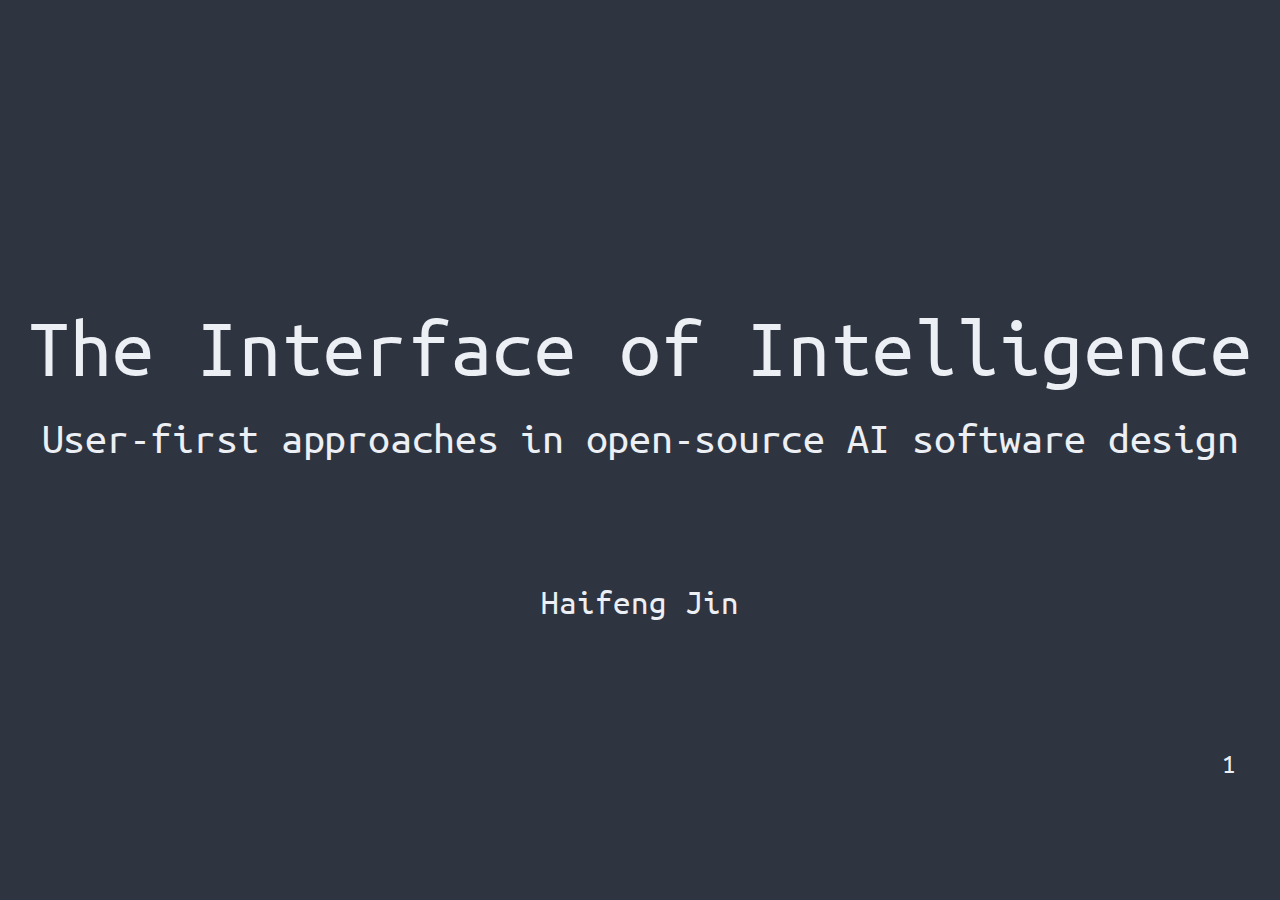
<file: the-interface-of-intelligence.html>
<!doctype html>
<html lang="en">

<head>
	<meta charset="utf-8">
	<meta name="viewport" content="width=device-width, initial-scale=1.0, maximum-scale=1.0, user-scalable=no">

	<title>The Interface of Intelligence</title>
	<link rel="icon" href="./img/favicon.svg">

	<link rel="stylesheet" href="./css/reset.min.css">
	<link rel="stylesheet" href="./css/reveal.min.css">
	<link rel="stylesheet" href="./css/bootstrap-icons.css">
	<link rel="stylesheet" href="./css/style.css">

	<!-- Theme used for syntax highlighted code -->
	<link rel="stylesheet" href="./css/nord.min.css">
</head>

<body>
	<div class="reveal">
		<div class="slides">
			<section>
				<br>
				<h1 class="r-fit-text">The Interface of Intelligence</h1>
				<h3 class="r-fit-text">User-first approaches in open-source AI software design</h3>
				<br>
				<br>
				<br>
				<br>
				<h3>Haifeng Jin</h3>
				<aside class="notes">
					The title of this presentation is "The Interface of
					Intelligence: User-first approaches in open-source AI
					software design". This presentation has everything you need
					to know if you want to start your own open-source AI-related
					project.
				</aside>
			</section>
			<section>
				<h1>What is open source?</h1>
				<aside class="notes">
					Before we dive into the main content of the presentation.
					Let us have a quick review of "What is open source".
				</aside>
			</section>
			<section>
				<h1 class="r-fit-text">Access</h1>
				<aside class="notes">
					And the first keyword defines open source is who can access
					the code. If the author put the source code of the project
					on the internet for everyone to read, it is usually
					considered open source. The usages are often protected by
					their open-source licenses. For example, some of the
					licenses may prevent you from using their code to make
					money.
				</aside>
			</section>
			<section>
				<h1>Umidigi F2 kernel source code</h1>
				<aside class="notes">
					However, there are always corner cases. The Umidigi F2 is a
					fork of the Linux kernel. And the Linux kernel is protected
					by the GPLv2 open-source license that requires all the code
					using it to be open-source. So, they have to open source
					their code according to the license. One day a user send an
					email to request their code since they could not find it on
					the Internet. Guess what reply the user got?
				</aside>
			</section>
			<section>
				<h1>"You can request the shareable source code at our office." </h1>
				<h2>Ben, UMIDIGI</h2>
				<aside class="notes">
					This is the reply they got. "You can request the shareable
					source code at our office." Replied by their employee. It means
					the user may need to apply a visa and book an air ticket and
					hotel to get the source code.

					And with all these intentionally created difficulties, the
					code is still considered open source. Pretty interesting.
				</aside>
			</section>
			<section>
				<h1>What is the website for open source?</h1>
				<aside class="notes">
					To open source the code, we usually just put it onto the
					internet. But where to put it? What is the website for open
					source? Which one is the most popular one?
				</aside>
			</section>
			<section>
				<div class="centered">
					<div style="width:30%;">
						<img src="./img/sourceforge.svg">
						<h2>SourceForge</h2>
					</div>
				</div>
				<aside class="notes">
					A really popular website a long time ago was the SourceForge.
					Let's have a quick show hands of who has heard about this
					website before. This was the number one open-source website
					recommended by a professor during my undergrad study. It is
					mainly a website for users to publish the source code of
					their software. But we all know the story afterwards.
				</aside>
			</section>
			<section>
				<div class="centered">
					<div style="width:30%;">
						<img src="./img/github.svg">
						<h2 style="padding: 50px;">GitHub</h2>
					</div>
				</div>
				<aside class="notes">
					That GitHub took over a few years later. The reason why
					GitHub could win was because it had something more than just
					accessing the code, which brings us to the second keyword of
					open-source, which is
				</aside>
			</section>
			<section data-auto-animate>
				<h1>
					<p class="r-fit-text">Collaboration</p>
				</h1>
				<aside class="notes">
					Collaboration. GitHub has a far better user experience for
					collaboration between the open-source developers. On GitHub,
					you can easily collaborate with other developers who share
					the same interest. Everyone can contribute to every project.
					It is where the code are combined together with the
					community developing it. All in one place.
				</aside>
			</section>
			<section data-auto-animate>
				<h1>
					<p>Open Source:</p>
					<div class="centered">
						<div style="width: 20%">
							<p>Access</p>
						</div>
						<div style="width: 10%">
							<p>+</p>
						</div>
						<div style="width: 40%">
							<p class="nowrap">Collaboration</p>
						</div>
					</div>
				</h1>
				<aside class="notes">
					So open source is about access to the source code and
					collaboration between the developers.
				</aside>
			</section>
			<section data-auto-animate>
				<h1>
					<div class="centered">
						<div style="width: 20%">
							<p>Open</p>
							<p>Access</p>
						</div>
						<div style="width: 10%">
							<p>+</p>
						</div>
						<div style="width: 40%">
							<p>Open</p>
							<p>Collaboration</p>
						</div>

					</div>
				</h1>
				<aside class="notes">
					More precisely, it is about open access and open collaboration.
					Everyone can access the code, and every can contribute code.
				</aside>
			</section>
			<section>
				<div class="centered">
					<div style="width: 70%; transform: translate(0, -5%);">
						<img src="./img/cathedral.png">
					</div>
				</div>
				<aside class="notes">
					There is this really popular book considered the ultimate
					guide for open-source projects. It is called "The Cathedral
					and The Bazzar". It tries to contrast between proprietary
					software with open source software.
				</aside>
			</section>
			<section>
				<div class="centered">
					<div style="width: 30%; text-align: right;">
						<h1>Cathedral</h1>
					</div>
					<div class="centered" style="width: 10%; margin: 5%">
						<div class="fragment custom blur-out"
							style="background-color: var(--r-main-color); height: 400px; width: 5%;"></div>
					</div>
					<div style="width: 30%; text-align: left;">
						<h1>Bazzar</h1>
					</div>
				</div>
				<aside class="notes">
					It pictured the proprietary software developed by big
					companies as cathedrals, which requires top-down management
					and investment of huge amount of resources.

					On the other hand, open source software are descriped as
					bazzars, which are formed organically based on people's
					needs.

					It was so true if you apply this framework to the Unix vs
					Linux case. However, if we look back at it from today. The
					boundary between the cathedrals and the bazzars is blured.
					If all the popular open-source software is developed by
					gropus formed organically from the community, why did we
					see ...
				</aside>
			</section>
			<section data-auto-animate>
				<div class="centered">
					<div style="width:25%;">
						<img src="./img/android2.svg">
					</div>
				</div>
				<aside class="notes">
					Android developed by Google.
				</aside>
			</section>
			<section data-auto-animate>
				<div class="centered">
					<div style="width:25%;">
						<img style="width:70%;" src="./img/android2.svg">
					</div>
					<div style="width:25%;">
						<img style="width:70%;" src="./img/pytorch.svg">
					</div>
				</div>
				<aside class="notes">
					PyTorch developed by Meta.
				</aside>
			</section>
			<section data-auto-animate>
				<div class="centered">
					<div style="width:25%;">
						<img style="width:60%;" src="./img/android2.svg">
					</div>
					<div style="width:25%;">
						<img style="width:60%;" src="./img/pytorch.svg">
					</div>
					<div style="width:25%;">
						<img style="width:60%;" src="./img/keras.svg">
					</div>
				</div>
				<aside class="notes">
					Keras.
				</aside>
			</section>
			<section data-auto-animate>
				<div class="centered">
					<div style="width:25%;">
						<img style="width:50%;" src="./img/android2.svg">
					</div>
					<div style="width:25%;">
						<img style="width:50%;" src="./img/pytorch.svg">
					</div>
					<div style="width:25%;">
						<img style="width:50%;" src="./img/keras.svg">
					</div>
					<div style="width:25%;">
						<img style="width:50%;" src="./img/tensorflow.svg">
					</div>
				</div>
				<aside class="notes">
					and TensorFlow. These are all open-source software developed
					by big companies. They are build the same way as we build
					cathedrals but they are open-source at the same time.

					It brings us to the second question about open source.
				</aside>
			</section>
			<section>
				<h1>Why do we open source?</h1>
				<aside class="notes">
					Why do we open source?
				</aside>
			</section>
			<section data-auto-animate>
				<div class="centered">
					<div style="width:40%;">
						<img width="100%" src="./img/android2.svg">
					</div>
				</div>
				<aside class="notes">
					Let's use Android again as an example to illustrate this.
				</aside>
			</section>
			<section data-auto-animate>
				<div class="centered">
					<div style="width:40%">
						<img width="70%" src="./img/android2.svg">
					</div>
					<div style="width:40%">
						<img width="70%" src="./img/google-play.svg">
					</div>
				</div>
				<aside class="notes">
					When we use Android, we usually use it combined with the
					Google Play Store, and many other services provided by
					Google.

					Android is open source. So the smartphone companies want to
					use it. It attracted a large number of cell phone users to
					this open-source operating system. Many of them would use
					the operating system combined with the Google services like
					the Play Store. And for every dollar they spent in the Play
					Store, Google gets a share of it.

					This is a very typical scenario of how they make money with
					open-source software.
				</aside>
			</section>
			<section data-auto-animate id="android">
				<div class="centered">
					<div style="width:40%">
						<div class="fragment custom move-out-to-left" data-fragment-index="1">
							<img width="50%" src="./img/android2.svg">
						</div>
						<br>
						<h2>Free code</h2>
					</div>
					<div style="width:40%">
						<div class="fragment custom move-out-to-left" data-fragment-index="1">
							<img width="50%" src="./img/google-play.svg">
						</div>
						<br>
						<h2>Paid service</h2>
					</div>
				</div>
				<aside class="notes">
					I call this the "free code and paid service" model. The code
					is free out there to attract more users, who can be
					potentially funneled into users to their paid services.

					This model almost applies to all the open source software
					developed by big tech companies.
				</aside>
			</section>
			<section data-auto-animate id="chrome">
				<div class="centered">
					<div style="width:40%">
						<div class="fragment custom move-in-from-right" data-fragment-index="1">
							<div class="fragment custom move-out-to-left" data-fragment-index="2">
								<img width="50%" src="./img/chrome.svg">
							</div>
						</div>
						<br>
						<h2>Free code</h2>
					</div>
					<div style="width:40%">
						<div class="fragment custom move-in-from-right" data-fragment-index="1">
							<div class="fragment custom move-out-to-left" data-fragment-index="2">
								<img width="50%" src="./img/google.svg">
							</div>
						</div>
						<br>
						<h2>Paid service</h2>
					</div>
				</div>
				<aside class="notes">
					For example, Chrome is open-source to attract more users to
					the Google search engine.
				</aside>
			</section>
			<section data-auto-animate id="tensorflow">
				<div class="centered">
					<div style="width:40%">
						<div class="fragment custom move-in-from-right" data-fragment-index="1">
							<img width="50%" src="./img/tensorflow.svg">
						</div>
						<br>
						<h2>Free code</h2>
					</div>
					<div style="width:40%">
						<div class="fragment custom move-in-from-right" data-fragment-index="1">
							<img width="50%" src="./img/google-cloud.svg">
						</div>
						<br>
						<h2>Paid service</h2>
					</div>
				</div>
				<aside class="notes">
					TensorFlow can potentially attract more users to the Google
					Cloud Platform, especially using their TPUs on the cloud.

					But this case is a little different. I don't think Google
					had a clear business model when they first open source
					TensorFlow. Otherwise, both TensorFlow and the Google Cloud
					would be much more successful than it is today.

					But if that is the case,
				</aside>
			</section>
			<section>
				<h1>Why open source TensorFlow?</h1>
				<aside class="notes">
					why was TensorFlow open sourced in the first place?
					I do not have the exact information but I believe it was a
					mix of factors.
				</aside>
			</section>
			<section data-auto-animate>
				<h1>
					<ul>
						<li>Professional branding</li>
					</ul>
				</h1>
				<aside class="notes">
					First, it is about professional branding. Let everyone
					working in machine learning use technologies from Google.
					It will project Google as a leader of the machine learning
					revolution. It helps Google recruit the best talents on the
					job market.
				</aside>
			</section>
			<section data-auto-animate>
				<h1>
					<ul>
						<li>Professional branding</li>
						<li>Keep engineers happy</li>
					</ul>
				</h1>
				<aside class="notes">
					Secondly, open source keeps the engineers happy. It gains
					exposure to the work of the engineers. Everyone on the
					internet can read their code and use their software. It
					helps them gain impact. It lowers the attrition rate and
					also helps recruiting as well.
				</aside>
			</section>
			<section data-auto-animate>
				<h1>
					<ul>
						<li>Professional branding</li>
						<li>Keep engineers happy</li>
						<li>Full control over its infra</li>
					</ul>
				</h1>
				<aside class="notes">
					The third one, which I believe is the most important one, is
					about having full control over its machine learning
					infrastructure. If TensorFlow is not open-source, there will
					be some other framework out there gaining popularity in the
					community. People at Google may want to use that instead of
					TensorFlow. If too many people use something not developed
					by Google at Google, then Google lose full control over its
					infra.

					We will talk more about this in a bit.
				</aside>
			</section>
			<section data-auto-animate>
				<h1>
					<ul>
						<li>Making money</li>
						<li>Professional branding</li>
						<li>Keep engineers happy</li>
						<li>Full control over its infra</li>
					</ul>
				</h1>
				<aside class="notes">
					And plus making money. These are the four most important
					reasons of why people want to do open source.

					With all these goals in mind, how did Google do?
				</aside>
			</section>
			<section data-auto-animate data-auto-animate-restart>
				<h1>TensorFlow dominated the market</h1>
				<aside class="notes">
					TensorFlow dominated the market
				</aside>
			</section>
			<section data-auto-animate>
				<h1>TensorFlow dominated the market</h1>
				<h1>Theano, Caffe2, MXNet went obsolete</h1>
				<aside class="notes">
					And all other frameworks at the time, including Theano,
					Caffe2, MXNet, went obsolete. As we all thought TensorFlow
					is the ultimate solution for deep learning.
				</aside>
			</section>
			<section>
				<h1>PyTorch took away half of the users</h1>
				<aside class="notes">
					PyTorch took away half of the users. Now, we see that there
					might not be a framework that works forever. The deep learning
					frameworks are all transitory.
				</aside>
			</section>
			<section>
				<div class="r-fit-text">
					<h1>Full of</h1>
					<h1>opportunities</h1>
				</div>
				<aside class="notes">
					The landscape of open-source AI changes drastically every
					few years. There are still full of opportunities.
				</aside>
			</section>
			<section>
				<h1>How to excell in open source?</h1>
				<aside class="notes">
					One question we want to ask here is "How to excell in
					open-source AI"? What are the factors deciding the dynamics
					of the landscape.
				</aside>
			</section>
			<section>
				<h1 class="r-fit-text">UX</h1>
				<aside class="notes">
					The short answer is "user experience is the key".
				</aside>
			</section>
			<section data-auto-animate>
				<div class="centered">
					<div style="width: 50%; text-align: right;">
						<h1>TensorFlow</h1>
					</div>
					<div class="centered" style="width: 10%;">
						<div data-id="separator"
							style="background-color: var(--r-main-color); height: 150px; width: 5%;"></div>
					</div>
					<div style="width: 50%; text-align: left;">
						<h1>PyTorch</h1>
					</div>
				</div>
				<aside class="notes">
					Let's again compare TensorFlow and PyTorch as an example.
					See if we can gain some insights from why PyTorch can win
					large number of users in an established market by
					TensorFlow.
				</aside>
			</section>
			<section data-auto-animate>
				<div class="centered">
					<div style="width: 50%; text-align: right;">
						<h1>TensorFlow</h1>
						<h1>Google</h1>
					</div>
					<div class="centered" style="width: 10%;">
						<div data-id="separator"
							style="background-color: var(--r-main-color); height: 300px; width: 5%;"></div>
					</div>
					<div style="width: 50%; text-align: left;">
						<h1>PyTorch</h1>
						<h1>Meta</h1>
					</div>
				</div>
				<aside class="notes">
					TensorFlow is developed by Google. While PyTorch is
					developed by Meta.
				</aside>
			</section>
			<section data-auto-animate>
				<div class="centered">
					<div style="width: 50%; text-align: right;">
						<h1>TensorFlow</h1>
						<h1>Google</h1>
						<h1>Engineering</h1>
					</div>
					<div class="centered" style="width: 10%;">
						<div data-id="separator"
							style="background-color: var(--r-main-color); height: 450px; width: 5%;"></div>
					</div>
					<div style="width: 50%; text-align: left;">
						<h1>PyTorch</h1>
						<h1>Meta</h1>
						<h1>Product</h1>
					</div>
				</div>
				<aside class="notes">
					Google is good at engineering. Meta is good at product.
				</aside>
			</section>
			<section data-auto-animate>
				<div class="centered">
					<div style="width: 50%; text-align: right;">
						<h1>TensorFlow</h1>
						<h1>Google</h1>
						<h1>Engineering</h1>
						<h1>Fastest to run</h1>
					</div>
					<div class="centered" style="width: 10%;">
						<div data-id="separator"
							style="background-color: var(--r-main-color); height: 600px; width: 5%;"></div>
					</div>
					<div style="width: 50%; text-align: left;">
						<h1>PyTorch</h1>
						<h1>Meta</h1>
						<h1>Product</h1>
						<h1>Easiest to use</h1>
					</div>
				</div>
				<aside class="notes">
					TensorFlow is the fastest to run. PyTorch is the easiest to
					use for research scientists and all other model builders.
				</aside>
			</section>
			<section data-auto-animate>
				<div class="centered">
					<h1>Easiest to use</h1>
				</div>
				<aside class="notes">
					This ease-of-usage is the key here.
				</aside>
			</section>
			<section data-auto-animate>
				<div class="centered">
					<h1>Easiest to use</h1>
				</div>
				<div class="centered">
					<h1>Wins the community</h1>
				</div>
				<aside class="notes">
					The ease-of-usage is really important for the model builders
					in deep learning. They are usually research scientists who
					build the state-of-the-art models. All they care is how easy
					it is to build a model with the framework.

					So because PyTorch is the easiest framework to use, it wins
					in the community of deep learning research scientists. So
					all the state-of-the-art models are build with PyTorch.
				</aside>
			</section>
			<section data-auto-animate>
				<div class="centered">
					<h1>Easiest to use</h1>
				</div>
				<div class="centered">
					<h1>Wins the community</h1>
				</div>
				<div class="centered">
					<h1>Propagate to the engineers</h1>
				</div>
				<aside class="notes">
					The engineers needs to put these state-of-the-art models to
					production. They do not want to re-implement the model in
					another framework. So they just make the deployment path for
					PyTorch models smoother. So now the engineers also prefer
					PyTorch.

					Although, PyTorch still has various problems, like it is
					generally slower than other frameworks, and hard to scale to
					large models. but people find ways to do it. A good example
					is OpenAI, they use PyTorch but they wrote their own engine
					to run PyTorch models.
				</aside>
			</section>
			<section data-auto-animate>
				<div class="centered">
					<h1>Easiest to use</h1>
				</div>
				<div class="centered">
					<h1>Wins the community</h1>
				</div>
				<div class="centered">
					<h1>Propagate to the engineers</h1>
				</div>
				<div class="centered">
					<h1>Establish ecosystem</h1>
				</div>
				<aside class="notes">
					With models the state-of-the-art models written in PyTorch
					and all the software build around it, like the ones for
					PyTorch model deployment, they established this ecosystem
					from the community. This really increases user retention.

					This is another important property of open source. You can
					establish an ecosystem that do not easily migrate away. And
					this is what all these deep learning frameworks trying to
					achieve.
				</aside>
			</section>
			<section data-auto-animate data-auto-animate-restart>
				<h1 class="r-fit-text">TensorFlow's blunders</h1>
				<aside class="notes">
					Let's also look at the other side. What did TensorFlow do
					wrong to give the chance to PyTorch to take away half of its
					users? The general user experience for TensorFlow 2 is OK.
					But there are a few basic things that TensorFlow did wrong
					that we want to learn from.
				</aside>
			</section>
			<section data-auto-animate>
				<h1 class="nowrap">TensorFlow's blunders</h1>
				<h2>
					<ul>
						<li>
							Installation
						</li>
					</ul>
				</h2>
				<aside class="notes">
					The first one is the installation guide. This is the very
					first step of a new user do when they want to use your open
					source software. It is really important but often
					overlooked.

					The installation guide for GPU on the official TensorFlow
					website had been broken for years. Then, they hired me.
					I discovered the problem. I coordinated multiple teams
					to get it resolved. So this fix happend totally by chance.
					There is no systematic way to get these issues resolved. but
					at least they hired the right people. Now, you can easily
					install it with a one-liner.
				</aside>
			</section>
			<section data-auto-animate>
				<h1>TensorFlow's blunders</h1>
				<h2>
					<ul>
						<li>Installation</li>
						<li>Backword compatibility</li>
					</ul>
				</h2>
				<aside class="notes">
					The second one is the backward compatibility. TensorFlow 2
					is not compatible with TensorFlow 1. The APIs changed
					completely. The users needed to spend a lot of time and
					money to upgrade it. It causes a lot of discontent among the
					users. They would move to any framework other than
					TensorFlow.

					So installation and backward compatibility, these are
					important things you need to get right to have a good user
					experience before you do any fancy stuff.
				</aside>
			</section>
			<section>
				<h1>Invest heavily in UX</h1>
				<aside class="notes">
					To polish the UX, the frameworks has done a lot. All the
					deep learning framekwors are mainly implemented in C++, but
					had to wrap everything in Python just for easier usages.

					So you can think the Python code is just for polishing the
					UX. Let's take a look at the percentages of Python code in
					their repos. They are really trying to make the UX better.
				</aside>
			</section>
			<section id="python-percentage">
				<div class="centered" style="height: 300px">
					<div style="position:absolute;">
						<div class="fragment custom move-out-to-left" data-fragment-index="1">
							<h1>TensorFlow</h1>
						</div>
					</div>
					<div style="position:absolute;">
						<div class="fragment custom move-in-from-right" data-fragment-index="1">
							<div class="fragment custom move-out-to-left" data-fragment-index="2">
								<h1>PyTorch</h1>
							</div>
						</div>
					</div>
					<div style="position:absolute;">
						<div class="fragment move-in-from-right" data-fragment-index="2">
							<h1>JAX</h1>
						</div>
					</div>
				</div>
				<div class="centered">
					<div class="progress-container">
						<div class="progress-bar" id="progress-bar" style="width: 27%;">
							<div class="counter" id="counter" style="--percent: 26.91; font-size: 50px;"></div>
						</div>
					</div>
				</div>
				<aside class="notes">
				</aside>
			</section>
			<section>
				<h1>Polishing your UX is of high ROI</h1>
				<aside class="notes">
					They invested heavily in UX because it is of high ROI.
					Designing a good set of APIs is much easier. As long as you
					follow a set of simple design principles, it is totally
					achievable. How much engineering efforts do you need to get
					a deep learning framework to run faster or more robust?
				</aside>
			</section>
			<section>
				<h1>How to make software with good UX?</h1>
			</section>
			<section data-auto-animate>
				<h1 class="r-fit-text">Keras 3</h1>
				<aside class="notes">
					Before we dive in a few quick updates from the Keras team.
					Keras 3 has just been released with game-changing new features.

					Keras has been around for a comparatively long time as a
					developer interface sits on top of the deep learning
					frameworks.

					It supported Theano, MXNet, and TensorFlow.

				</aside>
			</section>
			<section data-auto-animate>
				<h1 class="nowrap">Keras 3</h1>
				<h2>
					<ul>
						<li>Support TensorFlow, JAX, PyTorch</li>
					</ul>
				</h2>
				<aside class="notes">
					Now, with Keras3, we officially support 3 backends:
					TensorFlow, JAX and PyTorch.

					Now, with one set of code, you get the benefits from all
					frameworks. The eager developing and debugging experience of
					PyTorch. Tap into the comprehensive tooling of the
					TensorFlow ecosystem. Faster training with JAX on TPU.

					Because of these benefits, it got adopted by MidJourney
					right away. They want the deployment path with PyTorch and
					want faster training with JAX.
				</aside>
			</section>
			<section data-auto-animate>
				<h1>Keras 3</h1>
				<h2>
					<ul>
						<li>Support TensorFlow, JAX, PyTorch</li>
						<li>Backward-compatible & future-proof</li>
					</ul>
				</h2>
				<aside class="notes">
					It is backward-compatible and future-proof. The Keras API
					has not been changed much ever since its very first release.
					You can easily migrate your code to Keras 3 with no changes
					unless you did something really special.

					Keras will continue to support any new backends in the
					future. If one day PyTorch is gone, and a new framework
					comes along, you still don't need to change your code.
				</aside>
			</section>
			<section data-auto-animate>
				<h1>Keras 3</h1>
				<h2>
					<ul>
						<li>Support TensorFlow, JAX, PyTorch</li>
						<li>Backward-compatible & future-proof</li>
						<li>Customizable with the NumPy API</li>
					</ul>
				</h2>
				<aside class="notes">
					NumPy API is the best API for tensor operations. You can
					easily find documentation, stack overflow answers, or ask
					ChatGPT to write the code. We implemented the NumPy API in
					Keras for you to customize your model. It works on all
					backends.
				</aside>
			</section>
			<section data-auto-animate>
				<h1>Keras 3</h1>
				<h2>
					<ul>
						<li>Support TensorFlow, JAX, PyTorch</li>
						<li>Backward-compatible & future-proof</li>
						<li>Customizable with the NumPy API</li>
						<li>Scalable with the distribution API</li>
					</ul>
				</h2>
				<aside class="notes">
					Finally, we have a set of backend-agnostic distributed APIs
					for you to easily shard your models and data, which is
					extremely useful for large models. More importantly, the
					distribution logic is totally separate from the model. You
					do not need to change anything of the model if you want to
					shard it differently.
				</aside>
			</section>
			<section data-auto-animate data-auto-animate-restart>
				<h1 class="r-fit-text">The 3 principles</h1>
				<aside class="notes">
					Now, I will present three simple yet powerful principles to make
					UX better. These are the most valuable knowledge I learned
					through the past few years working on Keras.
				</aside>
			</section>
			<section data-auto-animate>
				<h1 class="nowrap">The 3 principles</h1>
				<h2>from Keras</h2>
				<aside class="notes">
					Keras is a high-level API, and it is the best of its kind if
					considered independent of the underlying frameworks. And the
					high-level API is just about user experience. Here are the 3
					simple principles that we followed to ensure this user
					experience.
				</aside>
			</section>
			<section>
				<h2 class="nowrap">Principle 1</h2>
				<h1>Design end-to-end workflows</h1>
				<aside class="notes">
					Principle number one, design end-to-end workflows. So what
					does it mean?
				</aside>
			</section>
			<section>
				<pre data-id="code-animation"><code data-trim data-line-numbers class="language-python">
				class Model:
					def __call__(self, input):
						"""The forward call of the model.

						Args:
							input: A tensor. The input to the model.
						"""
						pass
				</code></pre>
				<aside class="notes">
					When we think of designing the APIs of a piece of software,
					you may look like this. Define the class and add the
					documentations. Now, we know all the class names, method
					names, and the arguments. However, this would not help us
					understand much about the user experience.
				</aside>
			</section>
			<section>
				<pre data-id="code-animation"><code data-trim data-line-numbers class="language-python">
				input = keras.Input(shape=(10,))
				x = layers.Dense(32, activation='relu')(input)
				output = layers.Dense(10, activation='softmax')(x)
				model = keras.models.Model(inputs=input, outputs=output)
				model.compile(
					optimizer='adam', loss='categorical_crossentropy'
				)
				</code></pre>
				<aside class="notes">
					What we should do is something like this. We want to write
					out the entire user workflow of using the software. Idealy,
					it should be a tutorial of how to use the software. It
					provides much more information about the user experience.
					It may help us spot much more UX problems during the design
					phase comparing with just write out the class and methdos.
				</aside>
			</section>
			<section>
				<pre data-id="code-animation"><code data-trim data-line-numbers class="language-python">
				class RandomSearch:
					def __init__(self, ..., metrics, objective="val_loss", ...):
						"""The initializer.

						Args:
							metrics: A list of Keras metrics.
							objective: String or a custom metric function. The
								name of the metirc we want to minimize.
						"""
						pass
				</code></pre>
				<aside class="notes">
					Let's look at another example. This is from KerasTuner.
					We use this RandomSearch class to select the best model.
					We have the metrics, and objective in the arguments.
					by default objective equals validation loss. So, it helps us
					find the model with the smallest validation loss. Again, it
					doesn't provide much info about the user experience. So,
					everything looks OK for now.
				</aside>
			</section>
			<section data-auto-animate data-line-numbers>
				<pre data-id="code-animation"><code data-trim data-line-numbers class="language-python">
				tuner = RandomSearch(
					...,
					metrics=[custom_metric],
					objective="val_???",
				)
				</code></pre>
				<aside class="notes">
					However, if we write an end-to-end workflow like this. It
					exposes much more problems. The user is trying to define a
					custom metric. The objective is not so straight-forward to
					use any more. What should we pass to the objective argument
					now? We easily spotted a user experience problem by writing
					this workflow.
				</aside>
			</section>
			<section data-auto-animate data-line-numbers>
				<pre data-id="code-animation"><code data-trim data-line-numbers class="language-python">
				tuner = RandomSearch(
					...,
					metrics=[custom_metric],
					objective="val_custom_metric",
				)
				</code></pre>
				<aside class="notes">
					Actually, it should be just "val_custom_metric". But,
					obviously, it is not intuitive enough. We want to make it
					better instead of forcing the user to learn this.
				</aside>
			</section>
			<section data-auto-animate data-line-numbers>
				<pre data-id="code-animation"><code data-trim data-line-numbers class="language-python">
				def custom_metric(y_true, y_pred):
					squared_diff = ops.square(y_true - y_pred)
					return ops.mean(squared_diff, axis=-1)

				tuner = RandomSearch(
					...,
					metrics=[custom_metric],
					objective="val_custom_metric",
				)
				</code></pre>
				<aside class="notes">
					Another thing is that, if you wrote the design more
					comprehensively, you will find you even need to learn how to
					write a Keras custom metric. We have strict requirements
					for the signature of this function. It has to be compatible
					with Keras.
				</aside>
			</section>
			<section>
				<pre data-id="code-animation"><code data-trim data-line-numbers class="language-python">
				class MyHyperModel(HyperModel):
					def fit(self, trial, model, validation_data):
						x_val, y_true = validation_data
						y_pred = model(x_val)
						return custom_metric(y_true, y_pred)

				tuner = RandomSearch(MyHyperModel(), max_trials=20)
				</code></pre>
				<aside class="notes">
					After discovering this problem. We specially designed a
					better workflow for custom metrics. You only need to
					override the `fit` function, compute your custom metric and
					return it. The UX is much better right now.
				</aside>
			</section>
			<section>
				<h1>UX <i class="bi bi-arrow-right"></i> Implementation</h1>
			</section>
			<aside class="notes">
				One more thing to remember is we should always start from the
				UX. The designed workflows deside the implementation.
			</aside>
			<section>
				<h2 class="nowrap">Principle 2</h2>
				<h1>Minimize cognitive load</h1>
				<aside class="notes">
					Principle number two, minimize the cognitive load for the
					user when learning to use your software. Do not force the
					user to learn anything unless it is really necessary. Let's
					see some good examples.
				</aside>
			</section>
			<section>
				<h2>Good example: Keras modeling</h2>
				<pre data-id="code-animation"><code data-trim data-line-numbers class="language-python">
				model = keras.Sequential([
					layers.Dense(10, activation="relu"),
					layers.Dense(num_classes, activation="softmax"),
				])
				model.compile(loss='categorical_crossentropy')
				model.fit(...)
				model.predict(...)
				</code></pre>
				<aside class="notes">
					One good example is the Keras modeling API, which is pretty
					intuitive. The model builders already have these concepts
					in mind, like a model is a stack of layers. It needs a loss
					function. We can fit it with data or make it predict on
					data. So basically, no new concepts learned in order to use
					Keras.
				</aside>
			</section>
			<section>
				<h2>Good example: PyTorch modeling</h2>
				<pre data-id="code-animation"><code data-trim data-line-numbers class="language-python">
					class MyModel(nn.Module):
						def forward(self, x):
							if x.sum() > 0:
								return self.path_a(x)
							return self.path_b(x)
				</code></pre>
				<aside class="notes">
					Another good example is the PyTorch modeling. The code is
					executed just like Python code. All tensors are just real
					tensors with real values. You can depend on the value of a
					tensor to decide your path with plain Python code.
				</aside>
			</section>
			<section>
				<h2>Bad example: Keras with JAX or TensorFlow</h2>
				<pre data-id="code-animation"><code data-trim data-line-numbers class="language-python">
					class MyModel(keras.Model):
						def call(self, inputs):
							return ops.cond(
								ops.sum(inputs) > 0,
								lambda : self.path_a(inputs),
								lambda : self.path_b(inputs),
							)
				</code></pre>
				<aside class="notes">
					You can also do this with Keras with TensorFlow or JAX
					backend, but needs to be written in a different way. All
					the if conditions need to be written with this ops.cond
					function. This is less intuitive which is bad. In
					compensation, it brings significant improvement in training
					speed. But from a UX perspective, it is bad.
				</aside>
			</section>
			<section>
				<h2>Bad example: PyTorch memory and speed optimization</h2>
				<pre data-id="code-animation"><code data-trim data-line-numbers class="language-python">
				torch.relu(x, inplace=True)
				x = torch._foreach_add(x, y)
				torch._foreach_add_(x, y)
				x = x.cuda()
				</code></pre>
				<aside class="notes">
					Here is the catch of the flexibiliy of PyTorch. You would
					have to optimize the memory and speed by yourself. It
					introduced these APIs and new concepts to do so, like the
					inplace arguments for the ops, The parallel ops API and
					explicit device placement.
				</aside>
			</section>
			<section>
				<h2>Bad example: PyTorch compute gradients</h2>
				<pre data-id="code-animation"><code data-trim data-line-numbers="1-6|5" class="language-python">
				inputs, labels = batch
				outputs = model(inputs)
				loss = torch.nn.functional.cross_entropy(outputs, labels)
				optimizer.zero_grad()
				loss.backward()
				optimizer.step()
				</code></pre>
				<aside class="notes">
					Another bad example is loss.backward. It computes the
					gradients. This is introducing a new concept of actually
					computing the gradients. I don't think the user has to know
					about it.
				</aside>
			</section>
			<section>
				<h2>Good examples:</h2>
				<h1>keras.ops, tf.numpy, jax.numpy</h1>
				<aside class="notes">
					Some other good examples are keras.ops, tensorflow.numpy,
					jax.numpy. They are just reimplementation of the numpy API.
					When you have to introduce some cognitive load, just reuse
					what people are already familiar with. We have to provide
					some low level ops in these frameworks, right? Instead of
					let people learn a new set of APIs, which may have a hundred
					functions, we just use the most popular existing API for it.
				</aside>
			</section>
			<section>
				<h2>Worst case:</h2>
				<h1>Trick the users</h1>
				<aside class="notes">
					Here is the worst thing you can do with user experience:
					Trick the users. Trick the user to believe your API is
					something else than what it really is.
				</aside>
			</section>
			<section data-auto-animate>
				<h2>Really bad example: How to pad the images?</h2>
				<pre data-id="code-animation"><code data-trim data-line-numbers class="language-python">
				import torch.nn.functional as F
				# pad the 32x32 images to (1+32+1)x(2+32+2)
				# (100, 3, 32, 32) to (100, 3, 34, 36)
				</code></pre>
				<aside class="notes">
					Here are some examples. How can you pad image tensors in
					PyTorch? The image size here is 32 by 32. We want to pad
					zeros at the begining and end of each dimension, and make it
					into 1 plus 32 plus 1 by 2 plus 32 by 2. So the input shape
					is 100 images, 3 channels, 32 by 32. The output shape is 100
					images, 3 channels, 34 by 36.
				</aside>
			</section>
			<section data-auto-animate>
				<h2>Really bad example: How to pad the images?</h2>
				<pre data-id="code-animation"><code data-trim data-line-numbers class="language-python">
				import torch.nn.functional as F
				# pad the 32x32 images to (1+32+1)x(2+32+2)
				# (100, 3, 32, 32) to (100, 3, 34, 36)
				out = F.pad(
					torch.empty(100, 3, 32, 32),
					pad=((0, 0), (0, 0), (1, 1), (2, 2)),
				)
				</code></pre>
				<aside class="notes">
					The intuitive way would be like this. 4 tuples of integers,
					each corresponds to the zeros added to the begining and end
					of the 4 dimensions of the input tensor. Or we can just omit
					the leading zeros.
				</aside>
			</section>
			<section data-auto-animate>
				<h2>Really bad example: How to pad the images?</h2>
				<pre data-id="code-animation"><code data-trim data-line-numbers class="language-python">
				import torch.nn.functional as F
				# pad the 32x32 images to (1+32+1)x(2+32+2)
				# (100, 3, 32, 32) to (100, 3, 34, 36)
				out = F.pad(
					torch.empty(100, 3, 32, 32),
					pad=(2, 2, 1, 1),
				)
				</code></pre>
				<aside class="notes">
					However, the correct answer is this. You need to pass them
					as a single tuple. And what more strange is that you need to
					reverse the order of the sequence.
				</aside>
			</section>
			<section data-auto-animate data-auto-animate-restart>
				<h2>Really bad example: What is the output?</h2>
				<pre data-id="code-animation"><code data-trim data-line-numbers class="language-python">
				value = True

				@tf.function
				def get_value():
					return value

				value = False
				print(get_value())
				# False?
				</code></pre>
				<aside class="notes">
					Let's see another really bad example from TensorFlow. This
					code snippet. Will it print True or False? First, we define
					the value as true. Then, we define a function to return the
					value, and decorated it as a tf function. Then, we change
					the value to False. What is the return value if we call the
					function, now? Intuitively, it should be false, right?
				</aside>
			</section>
			<section data-auto-animate>
				<h2>Really bad example: What is the output?</h2>
				<pre data-id="code-animation"><code data-trim data-line-numbers class="language-python">
				value = True

				@tf.function
				def get_value():
					return value

				value = False
				print(get_value())
				# True!
				</code></pre>
				<aside class="notes">
					But, actually, it prints true because the function is
					compiled and all python variables are treated as constants.
				</aside>
			</section>
			<section>
				<h2 class="nowrap">Principle 3</h2>
				<h1>Interaction over documentation</h1>
				<aside class="notes">
					Principle number 3, interaction over documentation. No one
					likes to read long documentations if they can figure it out
					just by trying out the software by themselves. So, APIs
					should follow the same logic.
				</aside>
			</section>
			<section>
				<h2>Good example: PyTorch inplace ops</h2>
				<pre data-id="code-animation"><code data-trim data-line-numbers class="language-python">
					x = x.add(y)
					x.add_(y)
					x = x.mul(y)
					x.mul_(y)
				</code></pre>
				<aside class="notes">
					Here is a good example. In PyTorch, all methods with the
					underscore are inplace ops, while the ones without are not.
					From a interactive perspective, these are good, because they
					are easy to follow, and the users do not need to check the
					docs everytime they want the inplace version of a method.
					but, of course, they introduced cognitive load. The users
					need to know what does inplace mean.
				</aside>
			</section>
			<section>
				<h2>Good example: Keras layers</h2>
				<pre data-id="code-animation"><code data-trim data-line-numbers class="language-python">
					from keras import layers

					layers.MaxPooling2D()
					layers.GlobalMaxPooling1D()
					layers.GlobalAveragePooling3D()
				</code></pre>
				<aside class="notes">
					Another good example is the Keras layers. They strictly
					follow the same naming convention. With a clear naming
					convention, the users can easily remember the layer names
					without checking documentation.
				</aside>
			</section>
			<section>
				<h2>Print helpful error messages</h2>
				<pre class="fragment fade-in" data-id="code-animation"><code data-trim data-line-numbers class="language-python">
					# Bad example:
					raise ValueError("Tensor shape mismatch.")
					# Good example:
					raise ValueError(
						"Tensor shape mismatch. "
						"Expected: (batch, num_features). "
						f"Received: {x.shape}"
					)
				</code></pre>
				<aside class="notes">
					Another important part of interaction between the developer
					and the software is the error message. We should always do
					th necessary checks in the code and try to print helpful
					error messages.

					Let's see these examples. The first one has not much
					information. Just says tensor shape mismatch. While the
					second one contains much more useful information for the
					user to find the bug. It not only tells you the error is
					because of tensor shape mismatch, it also shows what is the
					expected shape and what is the wrong shape passed to it. If
					you did not mean to pass that shape, you have a better idea
					of the bug now.
				</aside>
			</section>
			<section data-auto-animate>
				<h2>Best example: give the instructions directly</h2>
				<pre data-id="code-animation"><code data-trim data-line-numbers class="language-python">
					import math

					math.sqr(4)
					"AttributeError: module 'math' has no attribute 'sqr'. Did you mean: 'sqrt'?"
				</code></pre>
				<aside class="notes">
					The best error message would be directly pointing the user
					to the fix. This is a general Python error message. It
					guessed what is wrong with the code and directly pointed the
					user to the fix.
				</aside>
			</section>
			<section>
				<div class="centered">
					<div style="text-align: left;">
						<h2>Principle 1: Design end-to-end workflows</h2>
						<h2>Principle 2: Minimize cognitive load</h2>
						<h2>Principle 3: Interaction over documentation</h2>
					</div>
				</div>
				<aside class="notes">
					OK. That are the three principles we follow. So far, our
					design work is done. However,
				</aside>
			</section>
			<section data-auto-animate data-auto-animate-restart>
				<h1>The devil is in the details</h1>
				<aside class="notes">
					The devil is in the details.
				</aside>
			</section>
			<section data-auto-animate>
				<h1>The devil is in the details</h1>
				<h2>
					<ul>
						<li>Bugs</li>
						<li>New features</li>
						<li>Documentations</li>
					</ul>
				</h2>
				<aside class="notes">
					It is because the devil is in the details. The bug fixes,
					developing new features and polish documentation There are
					just too many details to figure out. You need the resources
					to do these. So you need to ...
				</aside>
			</section>
			<section data-auto-animate data-auto-animate-restart>
				<h1 class="r-fit-text">Community contributions</h1>
				<aside class="notes">
					Leverage community contributions. We cannot talk about open
					source without mentioning the community.
				</aside>
			</section>
			<section data-auto-animate>
				<h1 class="nowrap">Community contributions</h1>
				<h2>
					<ul>
						<li>Product excellence</li>
					</ul>
				</h2>
				<aside class="notes">
					Here are some reasons why you should leverage community
					contributions. You will have a lot of contributors to help
					you polish your software, removing the pain points they saw
					during their usages.
				</aside>
			</section>
			<section data-auto-animate>
				<h1>Community contributions</h1>
				<h2>
					<ul>
						<li>Product excellence</li>
						<li>Gain user trust</li>
					</ul>
				</h2>
				<aside class="notes">
					Another more important reason is that it helps you gain user
					trust. The users can reach into your codebase to fix bugs,
					add documentation, or implement new features. In this way,
					they feel more confident in using your software, because
					they do not need to worry about they encounter a serious bug
					in the future that they can never fix.
				</aside>
			</section>
			<section data-auto-animate>
				<h1>Community contributions</h1>
				<h2>
					<ul>
						<li>Product excellence</li>
						<li>Gain user trust</li>
						<li>Key to establish an ecosystem</li>
					</ul>
				</h2>
				<aside class="notes">
					And user trust is the key to establish an ecosystem based on
					your software. They will not base their code on your
					software unless they have enough trust in it.
				</aside>
			</section>
			<section data-auto-animate data-auto-animate-restart>
				<h1>How to gain community contributors?</h1>
				<aside class="notes">
					If it is so important to leverage community contributions,
					the question now is how to gain community contributors for
					your software.
				</aside>
			</section>
			<section data-auto-animate>
				<h1>How to gain community contributors?</h1>
				<h2>
					<ul>
						<li data-id="gain">
							<span>Gain more users</span>
							<span class="fragment fade-in">
								<i class="bi bi-arrow-right"></i>
								<span>contributors</span>
							</span>
						</li>
					</ul>
				</h2>
				<aside class="notes">
					The first step is to gain more users with all the techniques
					we introduced just now. Because the contributors all came
					from the users. The larger the user base is, the more
					contributors you have.
				</aside>
			</section>
			<section data-auto-animate>
				<h1>How to gain community contributors?</h1>
				<h2>
					<ul>
						<li data-id="gain">
							<span>Gain more users</span>
							<i class="bi bi-arrow-right"></i>
							<span>contributors</span>
						</li>
						<li>
							Make it contributor-friendly
						</li>
					</ul>
				</h2>
				<aside class="notes">
					The second important thing is to make your project
					contributor-friendly. Otherwise, you will drive the
					attracted contributors away when they find it hard to
					contribute to your project.
				</aside>
			</section>
			<section data-auto-animate data-auto-animate-restart>
				<h2 class="r-fit-text">The $1M metric</h2>
				<aside class="notes">
					Here I would like to introduce our million-dollar metric in
					optimizing contributor experience to Keras. We have spend
					at least 1 million dollar of engineering resource on it.
				</aside>
			</section>
			<section data-auto-animate>
				<h2 class="nowrap">The $1M metric</h2>
				<h1>Average life span of pull requests</h1>
				<aside class="notes">
					It is the average life span of pull requests. How long does
					it take for a pull request to get merged in your project?
					Two years ago, we separated Keras codebase from tensorflow
					and put it into its own GitHub repo just to optimize this
					metric. Because running the tests for a pull request for
					TensorFlow takes too long, but it is much shorter for Keras.
					To avoid running the tests, we moved to a separate repo.
				</aside>
			</section>
			<section data-auto-animate data-auto-animate-restart>
				<h1>A bad contributing experience</h1>
				<aside class="notes">
					Let's see what a bad contributing experience looks like.
				</aside>
			</section>
			<section data-auto-animate>
				<h1>A bad contributing experience</h1>
				<h2>
					<ul>
						<li>Breaks the code style</li>
					</ul>
				</h2>
				<aside class="notes">
					You may accidentally break the code styles. You did not even
					notice before the first reviewer pointed it out.
				</aside>
			</section>
			<section data-auto-animate>
				<h1>A bad contributing experience</h1>
				<h2>
					<ul>
						<li>Breaks the code style</li>
						<li>Breaks the unit tests</li>
					</ul>
				</h2>
				<aside class="notes">
					You may also break some unit tests. No one knew it until all
					the reviews and code revisions finished. The PR is about to
					merge and failed an internal CI test.
				</aside>
			</section>
			<section data-auto-animate>
				<h1>A bad contributing experience</h1>
				<h2>
					<ul>
						<li>Breaks the code style</li>
						<li>Breaks the unit tests</li>
						<li>Cannot run these locally</li>
					</ul>
				</h2>
				<aside class="notes">
					What made it worse is that the test cannot run locally.
				</aside>
			</section>
			<section data-auto-animate>
				<h1>A bad contributing experience</h1>
				<h2>
					<ul>
						<li>Breaks the code style</li>
						<li>Breaks the unit tests</li>
						<li>Cannot run these locally</li>
						<li>Relies on CI to debug</li>
					</ul>
				</h2>
				<aside class="notes">
					You can only rely on the CI to run the tests. It means you
					change your code and ask the reviewer to run it for you.
				</aside>
			</section>
			<section data-auto-animate>
				<h1>A bad contributing experience</h1>
				<h2>
					<ul>
						<li>Breaks the code style</li>
						<li>Breaks the unit tests</li>
						<li>Cannot run these locally</li>
						<li>Relies on CI to debug</li>
						<li>Multiple rounds of review to fix</li>
					</ul>
				</h2>
				<aside class="notes">
					This may take multiple rounds to get it fixed.
				</aside>
			</section>
			<section data-auto-animate data-auto-animate-restart>
				<h1>A good contributing experience</h1>
				<aside class="notes">
					Let's take a look at what a good contributing experience
					looks like.
				</aside>
			</section>
			<section data-auto-animate>
				<h1>A good contributing experience</h1>
				<h2>
					<ul>
						<li>Easy to setup the dev env</li>
					</ul>
				</h2>
				<aside class="notes">
					First, it is easy to setup the development environment.
					There should be a list of simple steps to follow.
				</aside>
			</section>
			<section data-auto-animate>
				<h1>A good contributing experience</h1>
				<h2>
					<ul>
						<li>Easy to setup the dev env</li>
						<li>Run all the checks locally</li>
					</ul>
				</h2>
				<aside class="notes">
					All the checks should be runnable locally by the
					contributor. This might be hard if the test is running on a
					GPU or TPU, but we at least should make sure the code style
					checks and unit tests can all run locally instead of leaving
					them to the code reviewers.
				</aside>
			</section>
			<section data-auto-animate>
				<h1>A good contributing experience</h1>
				<h2>
					<ul>
						<li>Easy to setup the dev env</li>
						<li>Run all the checks locally</li>
						<li>Code review focus on important things</li>
					</ul>
				</h2>
				<aside class="notes">
					We got all these things checked by the contributor locally.
					So that the code review only focus on the important things.
				</aside>
			</section>
			<section data-auto-animate data-auto-animate-restart>
				<h1>Contributor-friendly project setup</h1>
				<aside class="notes">
					To achieve this good contributing experience, we did the
					following things to setup our repo to make it friendly to
					the contributors.
				</aside>
			</section>
			<section data-auto-animate>
				<h1>Contributor-friendly project setup</h1>
				<h2>
					<ul>
						<li>Config devcontainers (GitHub Codespaces)</li>
					</ul>
				</h2>
				<aside class="notes">
					We support devcontainers. It means you can start
					contributing with one-click on the GitHub webpage. All the
					dependencies are installed there for you already.
				</aside>
			</section>
			<section data-auto-animate>
				<h1>Contributor-friendly project setup</h1>
				<h2>
					<ul>
						<li>Config devcontainers (GitHub Codespaces)</li>
						<li>Instructions for running tests (single & all)</li>
					</ul>
				</h2>
				<aside class="notes">
					We have clear instructions on how to run the unit tests
					locally for both run a specific single test or the entire
					test suite.
				</aside>
			</section>
			<section data-auto-animate>
				<h1>Contributor-friendly project setup</h1>
				<h2>
					<ul>
						<li>Config devcontainers (GitHub Codespaces)</li>
						<li>Instructions for running tests (single & all)</li>
						<li>Short CI time</li>
					</ul>
				</h2>
				<aside class="notes">
					We have a rather short CI time by parallelizing the
					different testing environments.
				</aside>
			</section>
			<section data-auto-animate>
				<h1>Contributor-friendly project setup</h1>
				<h2>
					<ul>
						<li>Config devcontainers (GitHub Codespaces)</li>
						<li>Instructions for running tests (single & all)</li>
						<li>Short CI time</li>
						<li>Auto-format the code</li>
					</ul>
				</h2>
				<aside class="notes">
					The code are mostly auto formatted to avoid 90% of the code
					style issues before they are committed.
				</aside>
			</section>
			<section data-auto-animate>
				<h1>Contributor-friendly project setup</h1>
				<h2>
					<ul>
						<li>Config devcontainers (GitHub Codespaces)</li>
						<li>Instructions for running tests (single & all)</li>
						<li>Short CI time</li>
						<li>Auto-format the code</li>
						<li>Contributing guide</li>
					</ul>
				</h2>
				<aside class="notes">
					A clear contributing guide to walk through the contributing
					process step by step.
				</aside>
			</section>
			<section>
				<h1>What are the new opportunities</h1>
				<h1>in open-source AI?</h1>
				<aside class="notes">
					So far I have shared everything about developing an awesome
					open-source software in AI. Now, the question is what
					project exactly should you work on?
				</aside>
			</section>
			<section data-auto-animate>
				<h1 class="r-fit-text">Models</h1>
				<aside class="notes">
					The short answer is models. Users need models. In the past
					couple of years, we saw this shift from building your own
					model to fine-tuning foundational models. It will become
					even more true in the next few years.

					In an extreme case, you may just publish one fundational
					model as a stand-alone project by wrapping an open-source
					model.

					It has a lower requirements for software engineering skills
					comparing the developing new deep learning frameworks. You
					may have wider audience as more and more people are using
					AI.
				</aside>
			</section>
			<section data-auto-animate>
				<h1>Models</h1>
				<h2>
					<ul>
						<li>High-quality code</li>
						<li class="fragment fade-in">Modularized components</li>
						<li class="fragment fade-in">Well-aligned APIs</li>
						<li class="fragment fade-in">Minimal dependencies</li>
					</ul>
				</h2>
				<aside class="notes">
					I believe a good model library should have the following
					characteristics.
				</aside>
			</section>
			<section>
				<h1 class="r-fit-text">
					<div>
						KerasCV
					</div>
					<div>
						KerasNLP
					</div>
				</h1>
				<aside class="notes">
					With these in mind, we developed KerasCV and KerasNLP. You
					are welcome to check them out. but there are definitely more
					opportunity out there for you to develop your own library.
				</aside>
			</section>
			<section>
				<h1>New concerns on open-source models</h1>
				<aside class="notes">
					Finally, this trend of open source models also raised some
					new concerns.
				</aside>
			</section>
			<section>
				<div class="centered">
					<div style="width: 500px;">
						<img style="border-radius: 10%;" src="./img/yann-lecun.jpg">
					</div>
					<div style="width: 200px;">
					</div>
					<div class="fragment fade-in" style="width: 800px;">
						<h2>"Could the SkyNet take-over in Terminator have happened if SkyNet had been open source?"
						</h2>
						<br>
						<h3>--Yann LeCun</h3>
					</div>
				</div>
				<aside class="notes">
					First, let's see what the open source advocates say. The
					most famous one is Yann LeCun. This is what he posted on
					Twitter. "Could the SkyNet take-over in Terminator have
					happend if SkyNet had been open source?" His point is with
					open source, we can spot the problems in the models and fix
					them early before the cause any serious harm.

					To add to that point, this LLM trend is inevitable. Its
					impact on the society is unpredictable. We are still in an
					early stage. If we just throw out these models to the open
					public, and see what problem it is causing, for example, see
					how people are abusing it and think about how we can reduce
					the harm, it is at least better than the models got
					accidentally leaked some how when they got really dangerous,
					and we are not prepared for it.
				</aside>
			</section>
			<section>
				<div class="centered">
					<div style="width: 500px;">
						<img style="border-radius: 10%;" src="./img/eric-schmidt.jpg">
					</div>
					<div style="width: 200px;">
					</div>
					<div class="fragment fade-in" style="width: 800px;">
						<h2>"Make sure these things are not misused by evil people."</h2>
						<br>
						<h3>--Eric Schmidt</h3>
					</div>
				</div>
				<aside class="notes">
					On the other side, the former Google CEO, Eric Schmidt also
					warn us that we should make sure these things are not
					misused by evil people. The raw models could be really
					dangerous in the future. They are super-intelligence. They
					could be used as weapons.
					This argument may take a long time to be settled. It is
					something that worth everyone to think about.
				</aside>
			</section>
			<section data-auto-animate>
				<h1 class="r-fit-text">Quick Review</h1>
				<aside class="notes">
					That is all the content of the presentation. Let's have a
					quick review of what we learned today.
				</aside>
			</section>
			<section data-auto-animate>
				<h1 class="nowrap">Quick Review</h1>
				<br>
				<h3 class="centered">
					<ul style="width:1000px;">
						<li>What is open-source?</li>
						<ul class="fragment fade-in">
							<li>Open access</li>
							<li>Open collaboration</li>
						</ul>
						<li class="fragment fade-in">Why do we open-source?</li>
						<ul class="fragment fade-in">
							<li>Free code</li>
							<li>Paid service</li>
						</ul>
						<li class="fragment fade-in">How to do open-source?</li>
						<ul class="fragment fade-in">
							<li>Design end-to-end workflows</li>
							<li>Reduce cognitive load</li>
							<li>Interaction over documentation</li>
						</ul>
					</ul>
					<ul>
						<li class="fragment fade-in">Why community contributions?</li>
						<ul class="fragment fade-in">
							<li>Product excellence</li>
							<li>User trust</li>
							<li>Establish ecosystem</li>
						</ul>
						<li class="fragment fade-in">How to gain contributors?</li>
						<ul class="fragment fade-in">
							<li>More users</li>
							<li>$1m metric: average PR life</li>
						</ul>
						<li class="fragment fade-in">What's next?</li>
						<ul class="fragment fade-in">
							<li>Models</li>
						</ul>
						<li class="fragment fade-in">Should we opens-source LLMs?</li>
					</ul>
				</h3>
			</section>
			<section data-auto-animate data-auto-animate-restart>
				<h1 class="r-fit-text">The next episode</h1>
			</section>
			<section data-auto-animate>
				<h1 class="nowrap">The next episode</h1>
				<h2>How do deep learning frameworks work?</h2>
				<h2 class="fragment fade-in">from Python to GPUs</h2>
				<h2 class="fragment fade-in">What are deep learning compilers?</h2>
				<h2 class="fragment fade-in">How are TVM, XLA, Triton all about?</h2>
				<h2 class="fragment fade-in">Why TPUs are faster?</h2>
				<h2 class="fragment fade-in">What are new challenges posed by LLMs?</h2>
			</section>
			<section data-auto-animate data-auto-animate-restart>
				<h1 class="r-fit-text">Thank you!</h1>
			</section>
			<section data-auto-animate>
				<h1 class="nowrap">Thank you!</h1>
				<h1><br></h1>
				<div class="centered">
					<div style="text-align: left;">
						<h2>
							<i class="bi-envelope-fill" style="margin-right:10px;"></i> <span>haifeng.jin@pm.me</span>
						</h2>
						<h2>
							<i class="bi-medium" style="margin-right:10px;"></i> <span>Haifeng Jin</span>
						</h2>
					</div>
				</div>
				<aside class="notes">
				</aside>
			</section>
			<div class="my-slide-number"> 1 </div>
		</div>
	</div>

	<script src="./js/reveal.min.js"></script>
	<script src="./js/notes.min.js"></script>
	<script src="./js/highlight.min.js"></script>
	<script>
		// More info about initialization & config:
		// - https://revealjs.com/initialization/
		// - https://revealjs.com/config/
		Reveal.initialize({
			hash: true,

			// Set presentation resolution
			width: 1920,
			height: 1080,

			// Display presentation control arrows
			controls: false,

			// Display slide number to false
			// Add my own element under <slides>
			slideNumber: false,

			// Display a presentation progress bar
			progress: false,

			// Transition style
			transition: 'slide', // none/fade/slide/convex/concave/zoom

			// Transition speed
			transitionSpeed: 'default', // default/fast/slow

			// Learn about plugins: https://revealjs.com/plugins/
			plugins: [RevealHighlight, RevealNotes]
		});

		var current_slide = 0;

		Reveal.on('slidechanged', event => {
			// Changing slide number.
			current_slide = event.currentSlide;
			var element = document.getElementsByClassName('my-slide-number')[0];
			element.innerHTML = Reveal.getIndices(event.currentSlide).h + 1;
		});

		var progress_indices = {
			"tensorflow": 0,
			"chrome": 0,
			"android": 0,
			"python-percentage": 0,
		};
		var progress_values = [26.91, 48.41, 92.61];

		Reveal.on('fragmentshown', event => {
			progress_index = ++progress_indices[current_slide.id];
			if (current_slide.id == "chrome" && progress_index == 2) {
				setTimeout(Reveal.next, 300);
				setTimeout(Reveal.next, 300);
			}
			if (current_slide.id == "android" && progress_index == 1) {
				setTimeout(Reveal.next, 300);
				setTimeout(Reveal.next, 300);
			}
			if (current_slide.id == "python-percentage") {
				value = progress_values[progress_index]
				document.getElementById("progress-bar").style.width = value + "%";
				document.getElementById("counter").style.setProperty("--percent", value);
			}
		});

		Reveal.on('fragmenthidden', event => {
			progress_index = --progress_indices[current_slide.id];
			if (progress_index < 0) {
				progress_index = progress_indices[current_slide.id] = 0;
			}

			if (current_slide.id == "chrome" && progress_index == 0) {
				setTimeout(Reveal.prev, 300);
				setTimeout(Reveal.prev, 300);
			}
			if (current_slide.id == "tensorflow" && progress_index == 0) {
				setTimeout(Reveal.prev, 300);
				setTimeout(Reveal.prev, 300);
			}
			if (current_slide.id == "python-percentage") {
				value = progress_values[progress_index]
				document.getElementById("progress-bar").style.width = value + "%";
				document.getElementById("counter").style.setProperty("--percent", value);
			}
		});
	</script>
</body>

</html>
</file>
<file: css/style.css>
@import url(./theme.css);

:root {
    /* For fragment animation */
    --r-h-translate: 1920px;
    --r-v-translate: 80px;
    --r-transition-time: 0.8s;
    --r-ease: cubic-bezier(0.260, 0.860, 0.440, 0.985);
}

/* Layouts */
.nowrap {
    white-space: nowrap;
}

.centered {
    display: flex;
    justify-content: center;
    align-items: center;
}

.filter {
    /* For blur to work with Safari */
    will-change: transform;
}

/* Custom fragment animations */
.fragment.fade-in-up {
    transform: translate(0, var(--r-v-translate));
    visibility: hidden;
    opacity: 0;
}

.fragment.fade-in-up.visible {
    transform: translate(0, 0);
    opacity: 1;
    visibility: visible;
    transition: var(--r-transition-time) var(--r-ease);
}

.fragment.move-in-from-right {
    transform: translate(var(--r-h-translate), 0);
    visibility: hidden;
}

.fragment.move-in-from-right.visible {
    transform: translate(0, 0);
    visibility: visible;
    transition: var(--r-transition-time) var(--r-ease);
}

.fragment.move-in-from-left {
    transform: translate(calc(var(--r-h-translate) * -1), 0);
    visibility: hidden;
    opacity: 0;
}

.fragment.move-in-from-left.visible {
    transform: translate(0, 0);
    opacity: 1;
    visibility: visible;
    transition: var(--r-transition-time) var(--r-ease);
}

.fragment.fade-out-up.visible {
    transform: translate(0, calc(var(--r-v-translate) * -1));
    opacity: 0;
    visibility: hidden;
    transition: var(--r-transition-time) var(--r-ease);
}

.fragment.move-out-to-left.visible {
    transform: translate(calc(var(--r-h-translate) * -1), 0);
    visibility: hidden;
    transition: var(--r-transition-time) var(--r-ease);
}

.fragment.move-out-to-right.visible {
    transform: translate(var(--r-h-translate), 0);
    visibility: hidden;
    transition: var(--r-transition-time) var(--r-ease);
}

.fragment.blur-out.visible {
    /* For blur to work with Safari */
    -webkit-backface-visibility: hidden;
    -moz-backface-visibility: hidden;
    backface-visibility: hidden;
    -webkit-transform: translate3d(0, 0, 0);
    -moz-transform: translate3d(0, 0, 0);
    transform: translate3d(0, 0, 0);
    -webkit-filter: blur(20px);
    -moz-filter: blur(20px);
    -ms-filter: blur(20px);

    filter: blur(20px);
}

/* Components */
.progress-container {
    width: 50%;
    background-color: #4C566A;
    height: 60px;
    border-radius: 15px;
}

.progress-bar {
    height: 100%;
    background-color: var(--r-main-color);
    transition: var(--r-transition-time) ease-out;
    border-radius: 15px 0 0 15px;
    padding-right: 15px;

    /* For the number counter inside */
    color: var(--r-background-color);
    display: flex;
    justify-content: right;
    align-items: center;
}

.my-slide-number {
    position: absolute;
    right: 30px;
    bottom: 30px;
}

@property --percent {
    syntax: "<number>";
    initial-value: 0;
    inherits: false;
}

@property --temp {
    syntax: "<number>";
    initial-value: 0;
    inherits: false;
}

@property --v1 {
    syntax: "<integer>";
    initial-value: 0;
    inherits: false;
}

@property --v2 {
    syntax: "<integer>";
    initial-value: 0;
    inherits: false;
}

.counter {
    transition: --percent var(--r-transition-time) ease-out;
    --v1: max(var(--percent) - 0.5, 0);
    --v2: max((var(--percent) - var(--v1)) * 10 - 0.5, 0);
    counter-reset: v1 var(--v1) v2 var(--v2);
}

.counter::before {
    content: counter(v1) "." counter(v2) "%";
}
</file>
<file: css/nord.min.css>
pre code.hljs{display:block;overflow-x:auto;padding:1em}code.hljs{padding:3px 5px}.hljs{background:#2e3440}.hljs,.hljs-subst{color:#d8dee9}.hljs-selector-tag{color:#81a1c1}.hljs-selector-id{color:#8fbcbb;font-weight:700}.hljs-selector-attr,.hljs-selector-class{color:#8fbcbb}.hljs-property,.hljs-selector-pseudo{color:#88c0d0}.hljs-addition{background-color:rgba(163,190,140,.5)}.hljs-deletion{background-color:rgba(191,97,106,.5)}.hljs-built_in,.hljs-class,.hljs-type{color:#8fbcbb}.hljs-function,.hljs-function>.hljs-title,.hljs-title.hljs-function{color:#88c0d0}.hljs-keyword,.hljs-literal,.hljs-symbol{color:#81a1c1}.hljs-number{color:#b48ead}.hljs-regexp{color:#ebcb8b}.hljs-string{color:#a3be8c}.hljs-title{color:#8fbcbb}.hljs-params{color:#d8dee9}.hljs-bullet{color:#81a1c1}.hljs-code{color:#8fbcbb}.hljs-emphasis{font-style:italic}.hljs-formula{color:#8fbcbb}.hljs-strong{font-weight:700}.hljs-link:hover{text-decoration:underline}.hljs-comment,.hljs-quote{color:#4c566a}.hljs-doctag{color:#8fbcbb}.hljs-meta,.hljs-meta .hljs-keyword{color:#5e81ac}.hljs-meta .hljs-string{color:#a3be8c}.hljs-attr{color:#8fbcbb}.hljs-attribute{color:#d8dee9}.hljs-name{color:#81a1c1}.hljs-section{color:#88c0d0}.hljs-tag{color:#81a1c1}.hljs-template-variable,.hljs-variable{color:#d8dee9}.hljs-template-tag{color:#5e81ac}.language-abnf .hljs-attribute{color:#88c0d0}.language-abnf .hljs-symbol{color:#ebcb8b}.language-apache .hljs-attribute{color:#88c0d0}.language-apache .hljs-section{color:#81a1c1}.language-arduino .hljs-built_in{color:#88c0d0}.language-aspectj .hljs-meta{color:#d08770}.language-aspectj>.hljs-title{color:#88c0d0}.language-bnf .hljs-attribute{color:#8fbcbb}.language-clojure .hljs-name{color:#88c0d0}.language-clojure .hljs-symbol{color:#ebcb8b}.language-coq .hljs-built_in{color:#88c0d0}.language-cpp .hljs-meta .hljs-string{color:#8fbcbb}.language-css .hljs-built_in{color:#88c0d0}.language-css .hljs-keyword{color:#d08770}.language-diff .hljs-meta,.language-ebnf .hljs-attribute{color:#8fbcbb}.language-glsl .hljs-built_in{color:#88c0d0}.language-groovy .hljs-meta:not(:first-child),.language-haxe .hljs-meta,.language-java .hljs-meta{color:#d08770}.language-ldif .hljs-attribute{color:#8fbcbb}.language-lisp .hljs-name,.language-lua .hljs-built_in,.language-moonscript .hljs-built_in,.language-nginx .hljs-attribute{color:#88c0d0}.language-nginx .hljs-section{color:#5e81ac}.language-pf .hljs-built_in,.language-processing .hljs-built_in{color:#88c0d0}.language-scss .hljs-keyword,.language-stylus .hljs-keyword{color:#81a1c1}.language-swift .hljs-meta{color:#d08770}.language-vim .hljs-built_in{color:#88c0d0;font-style:italic}.language-yaml .hljs-meta{color:#d08770}
</file>
